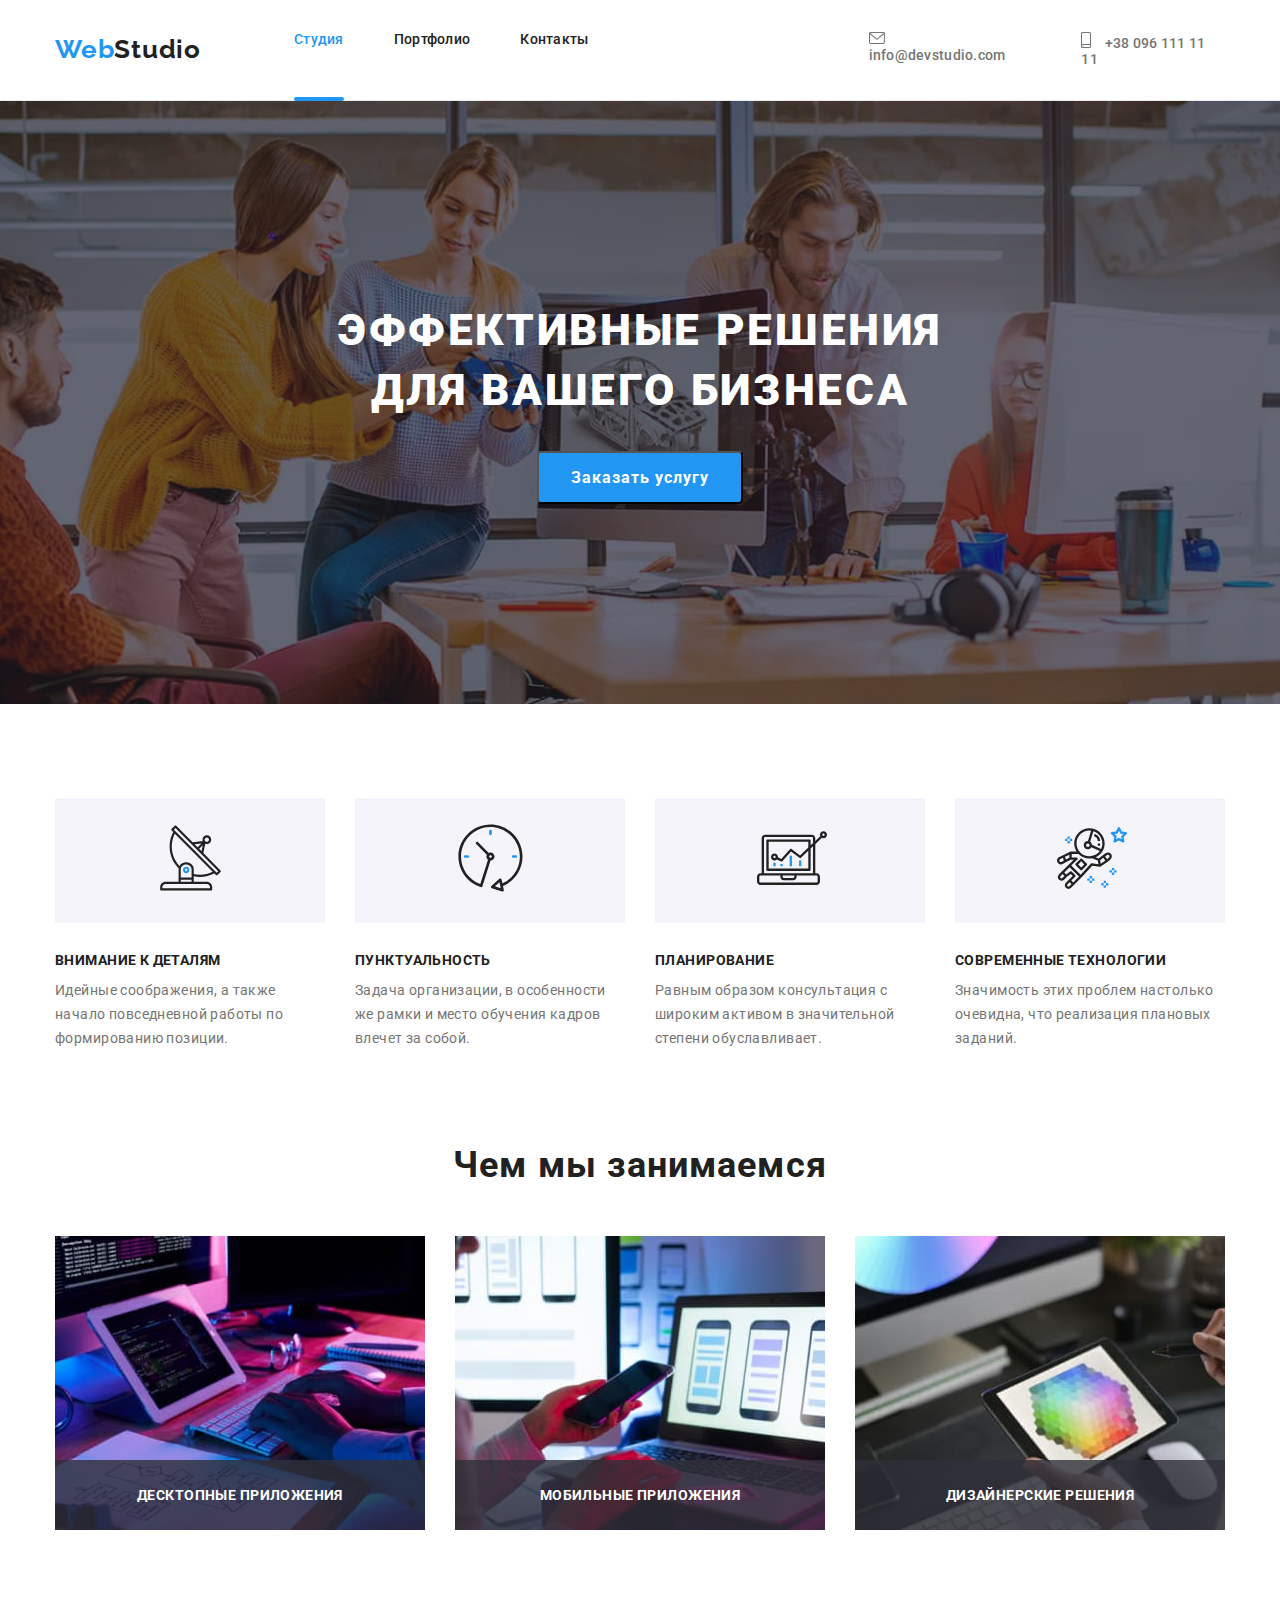
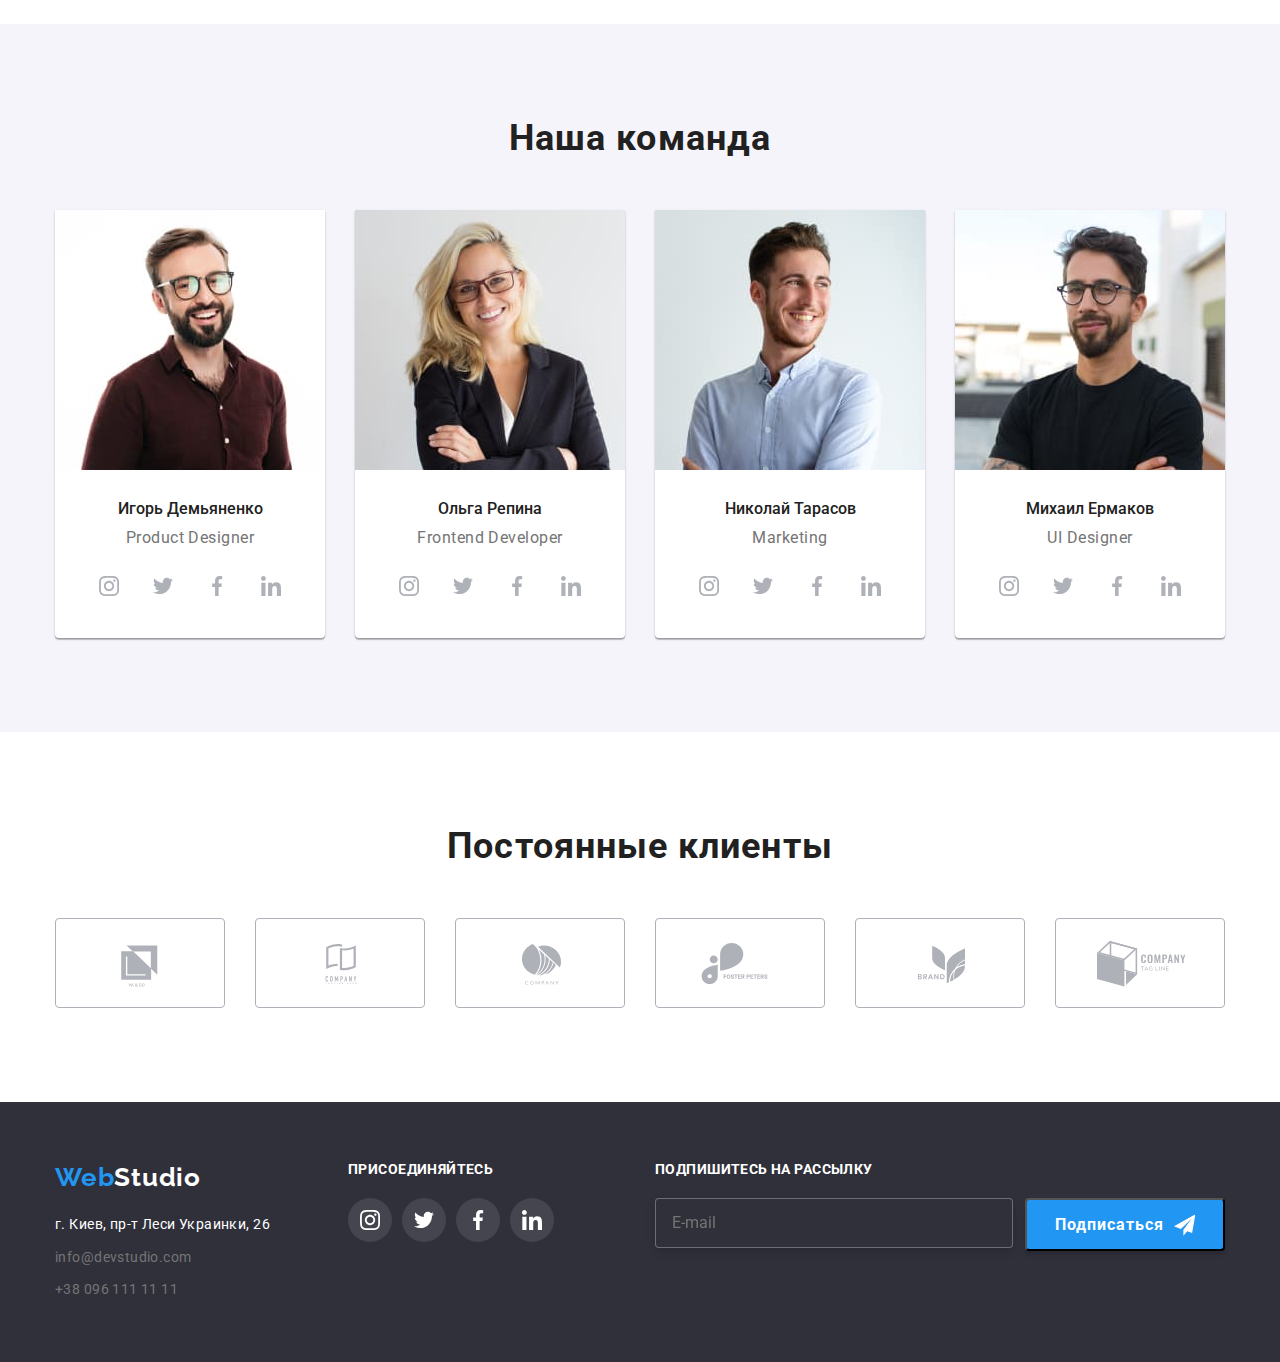
<file: index.html>
<!DOCTYPE html>
<html lang="en">
    <head>
        <meta charset="UTF-8">
        <meta name="viewport" content="width=device-width, initial-scale=1.0">
        <title>Document</title>
        <link href="https://fonts.googleapis.com/css2?family=Raleway:wght@700&family=Roboto:wght@400;500;700;900&display=swap" 
        rel="stylesheet">
        <!-- <link rel="stylesheet" href="https://cdnjs.cloudflare.com/ajax/libs/modern-normalize/1.0.0/modern-normalize.css"> -->
        <link rel="stylesheet" href="./css/main.min.css">
    </head>
    <body>
    <!--Верхняя линия-->
    <header class="page-header">
        <div class="container">
            <nav class="nav">
                <a href="./index.html" class="logo-white" > <span class="logo-bl">Web</span>Studio</a>
                <button type="button" class="menu-button " data-menu-button>
                    <svg width="24px" height="16px">
                        <use class="icon-menu" href="./images/sprite.svg#menu" ></use>
                        <use class="icon-cross" href="./images/sprite.svg#cross" ></use>
                    </svg>
                </button>
                <div class="menu-container" data-menu>
                    <ul class="site-nav list">
                        <li class="item"><a href="./index.html" class="link current" >Студия</a></li>
                        <li class="item"><a href="./portfolio.html" class="link">Портфолио</a></li>
                        <li class="item"><a href="" class="link">Контакты</a></li>
                    </ul>
                    <ul class="address-nav list">
                        <li class="item"><a href="mailto:info@devstudio.com" class="link mail address-nav-cont"><svg class="envelope" width="16px" height="12px"><use href="./images/sprite.svg#envelope"></use></svg>info@devstudio.com</a></li>
                        <li class="item"><a href="tel:+380961111111" class="link phone address-nav-cont"><svg class="iphone" width="10px" height="16px"><use href="./images/sprite.svg#iphone"></use></svg> +38 096 111 11 11</a></li>
                    </ul>
                    <ul class="social-nav list">
                        <li class="item"><a href="" class="link">Instagram</a></li>
                        <li class="item"><a href="" class="link">Twitter</a></li>
                        <li class="item"><a href="" class="link">Twitter</a></li>
                        <li class="item"><a href="" class="link">LinkedIn</a></li>
                    </ul>
                </div>
            </nav>
        </div>
    </header>
    
    <main>
    <!-- Шапка -->
        <section class="hero">
            <div class="container">
                <h1 class="hero-title">Эффективные решения для вашего бизнеса</h1>
                <button type="submit" class="hero-button" data-modal-open>Заказать услугу</button>
            </div>
        </section>
    <!--Особенности-->
        <section class="section-features">
            <div class="container">
                <h2 class="visually-hidden">Наши особенности</h2>
                <ul class="section-features-container list">
                    <li class="item">
                        <div class="bg">
                            <svg class="antenna">
                                <use href="./images/sprite.svg#antenna"></use>
                            </svg>
                        </div>
                        <h3 class="features-title-name">Внимание к деталям</h3>
                        <p class="features-name">Идейные соображения, а также начало повседневной работы по формированию позиции.</p>
                    </li>
                    <li class="item">
                        <div class="bg">
                            <svg class="clock">
                                <use href="./images/sprite.svg#clock"></use>
                            </svg>
                        </div>
                        <h3 class="features-title-name">Пунктуальность</h3>
                        <p class="features-name"> Задача организации, в особенности же рамки и место обучения кадров влечет за собой.</p>
                    </li>
                    <li class="item">
                        <div class="bg">
                            <svg class="diagram">
                                <use href="./images/sprite.svg#diagram"></use>
                            </svg>
                        </div>
                        <h3 class="features-title-name">Планирование</h3>
                        <p class="features-name">Равным образом консультация с широким активом в значительной степени обуславливает.</p>
                    </li>
                    <li class="item">
                        <div class="bg">
                            <svg class="astronaut">
                                <use href="./images/sprite.svg#astronaut"></use>
                            </svg>
                        </div>
                        <h3 class="features-title-name">Современные технологии</h3>
                        <p class="features-name">Значимость этих проблем настолько очевидна, что реализация плановых заданий.</p>
                    </li>
                </ul>
            </div>
        </section>
    <!--Чем мы занимаемся-->
        <section class="section-service">
            <div class="container">
                <h2 class="section-title">Чем мы занимаемся</h2>
                <ul class="section-service-container list">
                    <li class="item"><a href=""><img src="./images/icon1.jpg" alt="Чем мы занимаемся фото 1" width="370"></a>
                        <p class="label">Десктопные приложения</p></li>
                    <li class="item"><a href=""><img src="./images/icon2.jpg" alt="Чем мы занимаемся фото 2" width="370"></a>
                        <p class="label">Мобильные приложения</p></li>
                    <li class="item"><a href=""><img src="./images/icon3.jpg" alt="Чем мы занимаемся фото 3" width="370"></a>
                        <p class="label">Дизайнерские решения</p></li>
                </ul>
            </div>
        </section>
    <!--Наша команда-->
        <section class="section-workers">
            <div class="container">
                <h2 class="section-title">Наша команда</h2>
                <ul class="section-workers-container list">
                    <li class="workers-title-item  item">
                        <a href="">
                            <picture>
                                <source srcset="./images/our-team/mobile-worker1.jpg 1x, ./images/our-team/mobile-worker1@2x.jpg 2x" media="(max-width: 767px)">
                                <source srcset="./images/our-team/tablet-worker1.jpg 1x, ./images/our-team/tablet-worker1@2x.jpg 2x" media="(max-width: 1199px)">
                                <source srcset="./images/our-team/desktop-worker1.jpg 1x, ./images/our-team/desktop-worker1@2x.jpg 2x" media="(min-width: 1200px)">
                        
                                <img src="./images/our-team/tablet-worker1.jpg" alt="Наш сотрудник 1">
                            </picture>
                        </a>
                        <h3 class="workers-title-name">Игорь Демьяненко</h3>
                        <p class="workers-duties">Product Designer</p>
                        <ul class="social-link list">
                            <li><a href="" class="link-social"><svg class="icon-social" width="20px" height="20px"><use href="./images/sprite.svg#instagram"></use></svg></a></li>
                            <li><a href="" class="link-social"><svg class="icon-social" width="20px" height="20px"><use href="./images/sprite.svg#twitter"></use></svg></a></li>
                            <li><a href="" class="link-social"><svg class="icon-social" width="20px" height="20px"><use href="./images/sprite.svg#facebook"></use></svg></a></li>
                            <li><a href="" class="link-social"><svg class="icon-social" width="20px" height="20px"><use href="./images/sprite.svg#linkedin"></use></svg></a></li>
                        </ul>
                    </li>
                    <li class="workers-title-item item">
                        <a href="">
                            <picture>
                                <source srcset="./images/our-team/mobile-worker2.jpg 1x, ./images/our-team/mobile-worker2@2x.jpg 2x" media="(max-width: 767px)">
                                <source srcset="./images/our-team/tablet-worker2.jpg 1x, ./images/our-team/tablet-worker2@2x.jpg 2x" media="(max-width: 1199px)">
                                <source srcset="./images/our-team/desktop-worker2.jpg 1x, ./images/our-team/desktop-worker2@2x.jpg 2x" media="(min-width: 1200px)">
                        
                                <img src="./images/our-team/tablet-worker2.jpg" alt="Наш сотрудник 2">
                            </picture>
                        </a>
                        <h3 class="workers-title-name">Ольга Репина</h3>
                        <p class="workers-duties">Frontend Developer</p>
                        <ul class="social-link list">
                            <li><a href="" class="link-social"><svg class="icon-social" width="20px" height="20px"><use href="./images/sprite.svg#instagram"></use></svg></a></li>
                            <li><a href="" class="link-social"><svg class="icon-social" width="20px" height="20px"><use href="./images/sprite.svg#twitter"></use></svg></a></li>
                            <li><a href="" class="link-social"><svg class="icon-social" width="20px" height="20px"><use href="./images/sprite.svg#facebook"></use></svg></a></li>
                            <li><a href="" class="link-social"><svg class="icon-social" width="20px" height="20px"><use href="./images/sprite.svg#linkedin"></use></svg></a></li>
                        </ul>
                    </li>
                    <li class="workers-title-item item">
                        <a href="">
                            <picture>
                                <source srcset="./images/our-team/mobile-worker3.jpg 1x, ./images/our-team/mobile-worker3@2x.jpg 2x" media="(max-width: 767px)">
                                <source srcset="./images/our-team/tablet-worker3.jpg 1x, ./images/our-team/tablet-worker3@2x.jpg 2x" media="(max-width: 1199px)">
                                <source srcset="./images/our-team/desktop-worker3.jpg 1x, ./images/our-team/desktop-worker3@2x.jpg 2x" media="(min-width: 1200px)">
                        
                                <img src="./images/our-team/tablet-worker3.jpg" alt="Наш сотрудник 3">
                            </picture>
                        </a>
                        <h3 class="workers-title-name">Николай Тарасов</h3>
                        <p class="workers-duties">Marketing</p>
                        <ul class="social-link list">
                            <li><a href="" class="link-social"><svg class="icon-social" width="20px" height="20px"><use href="./images/sprite.svg#instagram"></use></svg></a></li>
                            <li><a href="" class="link-social"><svg class="icon-social" width="20px" height="20px"><use href="./images/sprite.svg#twitter"></use></svg></a></li>
                            <li><a href="" class="link-social"><svg class="icon-social" width="20px" height="20px"><use href="./images/sprite.svg#facebook"></use></svg></a></li>
                            <li><a href="" class="link-social"><svg class="icon-social" width="20px" height="20px"><use href="./images/sprite.svg#linkedin"></use></svg></a></li>
                        </ul>
                    </li>
                    <li class="workers-title-item item">
                        <a href="">
                            <picture>
                                <source srcset="./images/our-team/mobile-worker4.jpg 1x, ./images/our-team/mobile-worker4@2x.jpg 2x" media="(max-width: 767px)">
                                <source srcset="./images/our-team/tablet-worker4.jpg 1x, ./images/our-team/tablet-worker4@2x.jpg 2x" media="(max-width: 1199px)">
                                <source srcset="./images/our-team/desktop-worker4.jpg 1x, ./images/our-team/desktop-worker4@2x.jpg 2x" media="(min-width: 1200px)">
                        
                                <img src="./images/our-team/tablet-worker4.jpg" alt="Наш сотрудник 4">
                            </picture>
                        </a>
                        <h3 class="workers-title-name"> Михаил Ермаков</h3>
                        <p class="workers-duties">UI Designer</p>
                        <ul class="social-link list">
                            <li><a href="" class="link-social"><svg class="icon-social" width="20px" height="20px"><use href="./images/sprite.svg#instagram"></use></svg></a></li>
                            <li><a href="" class="link-social"><svg class="icon-social" width="20px" height="20px"><use href="./images/sprite.svg#twitter"></use></svg></a></li>
                            <li><a href="" class="link-social"><svg class="icon-social" width="20px" height="20px"><use href="./images/sprite.svg#facebook"></use></svg></a></li>
                            <li><a href="" class="link-social"><svg class="icon-social" width="20px" height="20px"><use href="./images/sprite.svg#linkedin"></use></svg></a></li>
                        </ul>
                    </li>
                </ul>
            </div>
        </section> 
        <!--Постоянные клиенты-->
        <section class="section-regular-clients">
            <div class="container">
                <h2 class="section-title">Постоянные клиенты</h2>
                <ul class="clients-link-container list">
                    <li class="item"><a href="" class="link-clients comp1"><svg class="icon-clients" width="44px" height="49px"><use href="./images/sprite.svg#logocomp1"></use></svg></a></li>
                    <li class="item"><a href="" class="link-clients comp2"><svg class="icon-clients" width="40px" height="52px"><use href="./images/sprite.svg#logocomp2"></use></svg></a></li>
                    <li class="item"><a href="" class="link-clients comp3"><svg class="icon-clients" width="41px" height="43px"><use href="./images/sprite.svg#logocomp3"></use></svg></a></li>
                    <li class="item"><a href="" class="link-clients comp4"><svg class="icon-clients" width="80px" height="42px"><use href="./images/sprite.svg#logocomp4"></use></svg></a></li>
                    <li class="item"><a href="" class="link-clients comp5"><svg class="icon-clients" width="59px" height="47px"><use href="./images/sprite.svg#logocomp5"></use></svg></a></li>
                    <li class="item"><a href="" class="link-clients comp6"><svg class="icon-clients" width="89px" height="46px"><use href="./images/sprite.svg#logocomp6"></use></svg></a></li>
                </ul>
            </div>
        </section>   
    </main>
    <!--Подвал-->
    <footer class="footer">
        <div class="container">
            <div class="footer-join">
                <div class="address-footer-column">
                    <a href="./index.html" class="logo-black" > <span class="logo-bl">Web</span>Studio</a>
                    <ul class="address-nav-footer list">
                        <li><address class="footer-address">г. Киев, пр-т Леси Украинки, 26</address></li>
                        <li><a href="mailto:info@devstudio.com" class="link mailto-link">info@devstudio.com</a></li>
                        <li><a href="tel:+380961111111" class="link">+38 096 111 11 11</a></li>
                    </ul>
                </div>
                <div class="social-footer-column">
                    <p>присоединяйтесь</p>
                    <ul class="social-link-footer list">
                        <li class="item"><a href="" class="link-social-footer"><svg class="icon-social-footer" width="20px" height="20px"><use href="./images/sprite.svg#instagram"></use></svg></a></li>
                        <li class="item"><a href="" class="link-social-footer"><svg class="icon-social-footer" width="20px" height="20px"><use href="./images/sprite.svg#twitter"></use></svg></a></li>
                        <li class="item"><a href="" class="link-social-footer"><svg class="icon-social-footer" width="20px" height="20px"><use href="./images/sprite.svg#facebook"></use></svg></a></li>
                        <li class="item"><a href="" class="link-social-footer"><svg class="icon-social-footer" width="20px" height="20px"><use href="./images/sprite.svg#linkedin"></use></svg></a></li>
                    </ul>
                </div>
                <div class="email-footer-column">
                    <label for="email" class="email-footer-label">Подпишитесь на рассылку</label>
                    <div class="email-footer-button">
                        <input class="email-footer-input" type="email" name="email" id="email" placeholder="E-mail" />
                        <button type="submit" class="email-button-send">Подписаться<svg class="icon-send" width="24px" height="24px"><use href="./images/sprite.svg#send"></use></svg></button>
                    </div>
                </div>
            </div>
        </div>
    </footer>
        <div class="backdrop is-hidden" data-modal>
            <div class="modal">
                <button class="button-close" data-modal-close><svg class="icon-close" width="11px" height="11px"><use href="./images/sprite.svg#close"></use></svg></button>
                <form class="form">
                    <p>Оставьте свои данные, мы вам перезвоним</p>
                    <div class="form-field">
                        <label for="username">Имя</label>
                        <input type="text" name="username" id="username" />
                        <span class="icon"><svg width="18px" height="18px"><use href="./images/sprite.svg#icon-person-black"></use></svg></span>
                    </div>
                    <div class="form-field">
                        <label for="phone_number">Телефон</label>
                        <input type="tel" name="phone_number" id="phone_number" />
                        <span class="icon"><svg width="18px" height="18px"><use href="./images/sprite.svg#icon-phone-black"></use></svg></span>
                    </div>
                    <div class="form-field">
                        <label for="email">Почта</label>
                        <input type="email" name="email" id="email" />
                        <span class="icon"><svg width="18px" height="18px"><use href="./images/sprite.svg#icon-email-black"></use></svg></span>
                    </div>
                    <div class="form-field">
                        <label for="feedback">Комментарий</label>
                        <textarea name="feedback" rows="5" id="feedback" placeholder="Введите текст"></textarea>
                    </div>

                    <div class="checkbox-agreement">
                        <label class="checkbox-label">
                            <input  type="checkbox" class="checkbox" name="agreement" />
                            <span class="icon-checkbox"></span>
                            Соглашаюсь с рассылкой и принимаю <a href="./index.html" class="logo-agreement" > Условия договора </a>
                        </label>
                    </div>
                    <button type="submit">Отправить</button>
                    </div>
                </form>

            </div>
        </div>
        <script src="./js/modal.js"></script>   
    </body>
</html>
</file>
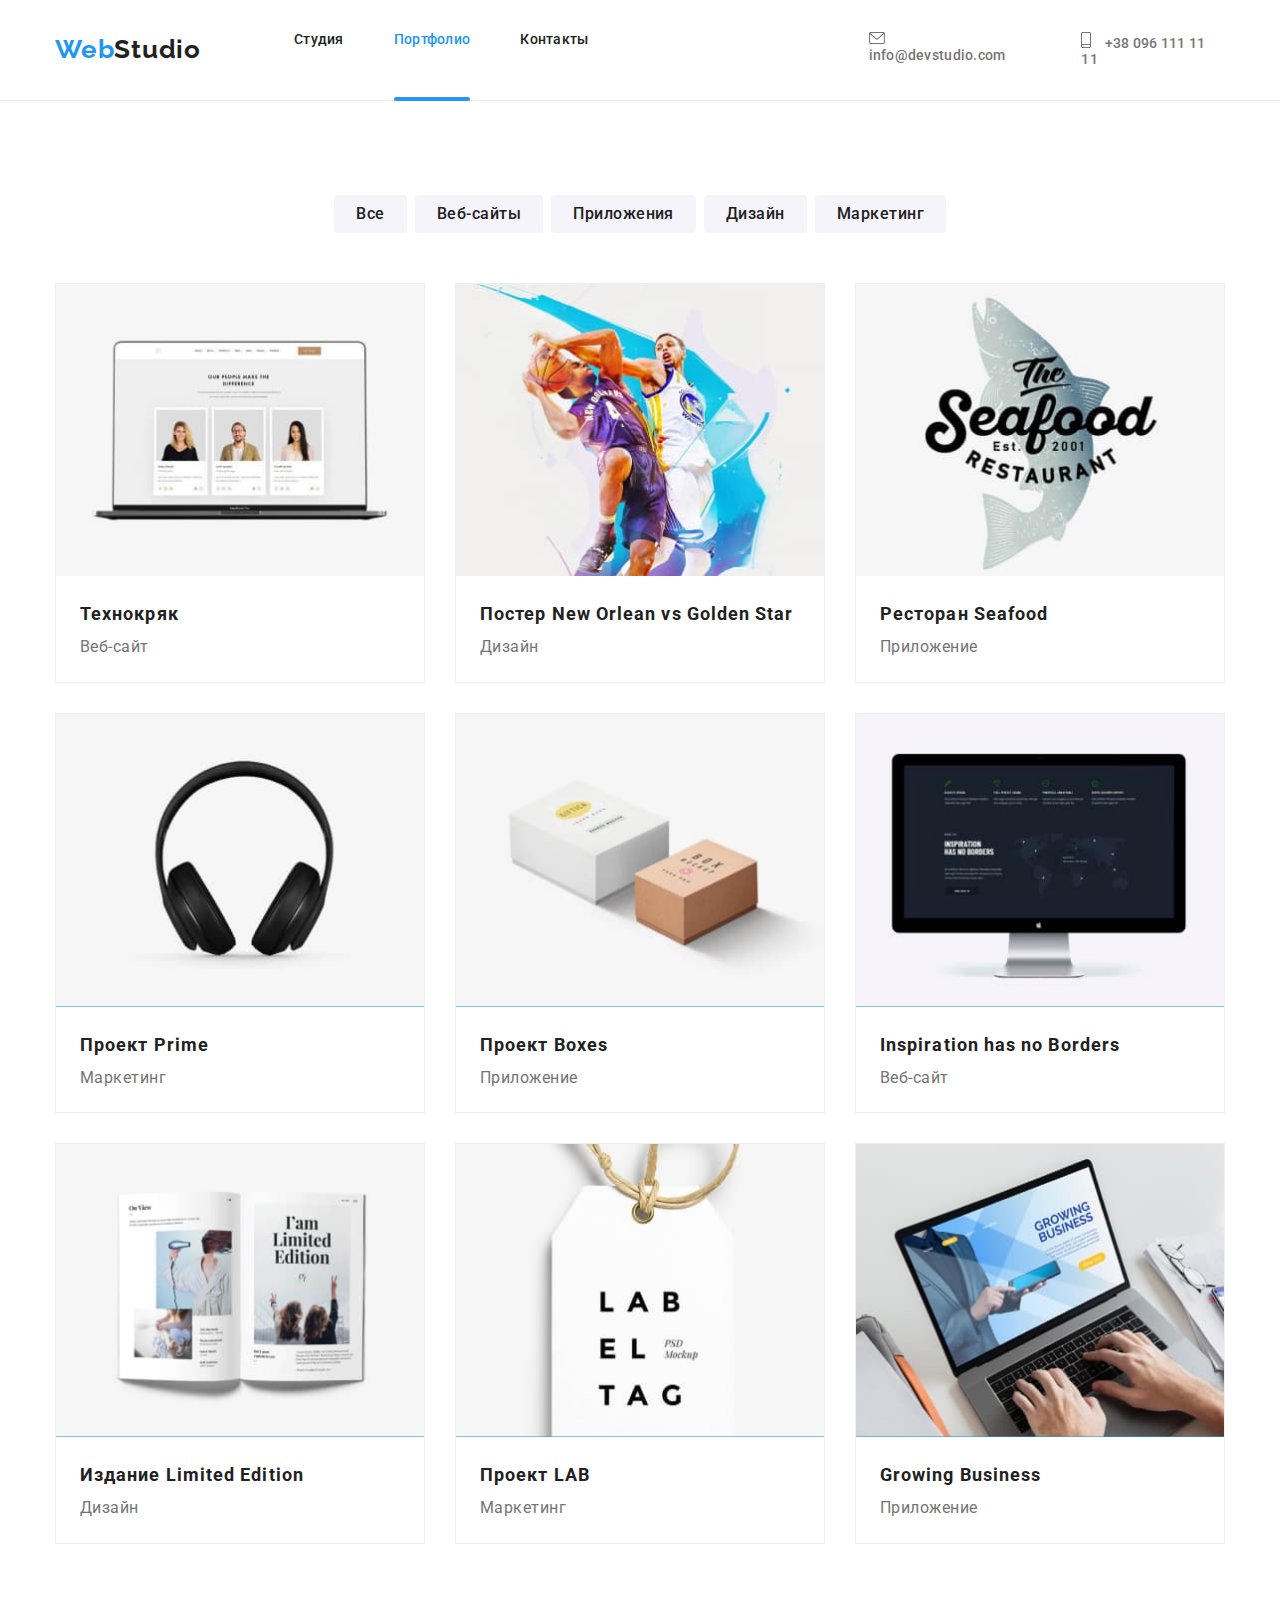
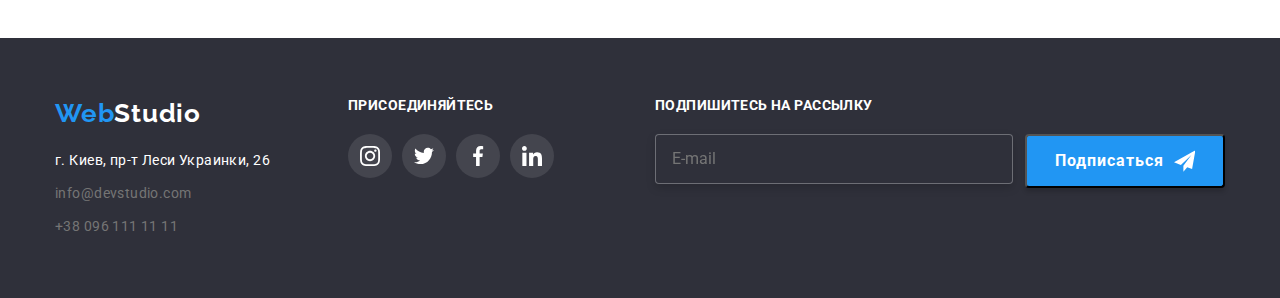
<file: portfolio.html>
<!DOCTYPE html>
<html lang="en">
    <head>
        <meta charset="UTF-8">
        <meta name="viewport" content="width=device-width, initial-scale=1.0">
        <title>Document</title>
        <link href="https://fonts.googleapis.com/css2?family=Raleway:wght@700&family=Roboto:wght@400;500;700;900&display=swap" 
        rel="stylesheet">
        <!-- <link rel="stylesheet" href="https://cdnjs.cloudflare.com/ajax/libs/modern-normalize/1.0.0/modern-normalize.css"> -->
        <link rel="stylesheet" href="./css/main.min.css">
    </head>
    <body>
    <!--Верхняя линия-->
    <header class="page-header">
        <div class="container">
            <nav class="nav">
                <a href="./index.html" class="logo-white" > <span class="logo-bl">Web</span>Studio</a>
                <button type="button" class="menu-button " data-menu-button>
                    <svg width="24px" height="16px">
                        <use class="icon-menu" href="./images/sprite.svg#menu" ></use>
                        <use class="icon-cross" href="./images/sprite.svg#cross" ></use>
                    </svg>
                </button>
                <div class="menu-container" data-menu>
                    <ul class="site-nav list">
                        <li class="item"><a href="./index.html" class="link " >Студия</a></li>
                        <li class="item"><a href="./portfolio.html" class="link current">Портфолио</a></li>
                        <li class="item"><a href="" class="link">Контакты</a></li>
                    </ul>
                    <ul class="address-nav list">
                        <li class="item"><a href="mailto:info@devstudio.com" class="link mail address-nav-cont"><svg class="envelope" width="16px" height="12px"><use href="./images/sprite.svg#envelope"></use></svg>info@devstudio.com</a></li>
                        <li class="item"><a href="tel:+380961111111" class="link phone address-nav-cont"><svg class="iphone" width="10px" height="16px"><use href="./images/sprite.svg#iphone"></use></svg> +38 096 111 11 11</a></li>
                    </ul>
                    <ul class="social-nav list">
                        <li class="item"><a href="" class="link">Instagram</a></li>
                        <li class="item"><a href="" class="link">Twitter</a></li>
                        <li class="item"><a href="" class="link">Twitter</a></li>
                        <li class="item"><a href="" class="link">LinkedIn</a></li>
                    </ul>
                </div>
            </nav>
        </div>
    </header>
    <main>
        <!--Портфолио-->
        <section class="section-portfolio">
            <div class="container">
                <h1 class="visually-hidden">Портфолио</h1>
                <ul class="section-portfolio-button list">
                    <li class="item"><button type="button" class="filter-button">Все</button></li>
                    <li class="item"><button type="button" class="filter-button">Веб-сайты</button></li>
                    <li class="item"><button type="button" class="filter-button">Приложения</button></li>
                    <li class="item"><button type="button" class="filter-button">Дизайн</button></li>
                    <li class="item"><button type="button" class="filter-button">Маркетинг</button></li>
                </ul>
                <ul class="section-portfolio-container list">
                    <li class="section-portfolio-item">
                        <a href="" class="portfolio-link">
                            <div class="box">
                                <picture>
                                    <source srcset="./images/portfolio/mobile-portfolio1.jpg 1x, ./images/portfolio/mobile-portfolio1@2x.jpg 2x" media="(max-width: 767px)">
                                    <source srcset="./images/portfolio/tablet-portfolio1.jpg 1x, ./images/portfolio/tablet-portfolio1@2x.jpg 2x" media="(max-width: 1199px)">
                                    <source srcset="./images/portfolio/desktop-portfolio1.jpg 1x, ./images/portfolio/desktop-portfolio1@2x.jpg 2x" media="(min-width: 1200px)">
                            
                                    <img src="./images/portfolio/tablet-portfolio1.jpg" alt="Портфолио фото 1">
                                </picture>   
                                <div class="overlay">
                                    <p>Технокряк это современная площадка распространения коронавируса. Компании используют эту платформу для цифрового шпионажа и атак на защищённые сервера конкурентов.</p>
                                </div>
                            </div>
                            <div class="title-title-name">
                                <h2 class="portfolio-title ">Технокряк</h2>
                                <p class="portfolio-title-name">Веб-сайт</p>
                            </div>
                        </a>
                        
                    </li>
                    <li class="section-portfolio-item">
                        <a href="" class="portfolio-link">
                            <div class="box">
                                <picture>
                                    <source srcset="./images/portfolio/mobile-portfolio2.jpg 1x, ./images/portfolio/mobile-portfolio2@2x.jpg 2x" media="(max-width: 767px)">
                                    <source srcset="./images/portfolio/tablet-portfolio2.jpg 1x, ./images/portfolio/tablet-portfolio2@2x.jpg 2x" media="(max-width: 1199px)">
                                    <source srcset="./images/portfolio/desktop-portfolio2.jpg 1x, ./images/portfolio/desktop-portfolio2@2x.jpg 2x" media="(min-width: 1200px)">
                            
                                    <img src="./images/portfolio/tablet-portfolio2.jpg" alt="Портфолио фото 2">
                                </picture>
                                <div class="overlay">
                                    <p>Технокряк это современная площадка распространения коронавируса. Компании используют эту платформу для цифрового шпионажа и атак на защищённые сервера конкурентов.</p>
                                </div>
                            </div>
                            <div class="title-title-name">
                                <h2 class="portfolio-title">Постер New Orlean vs Golden Star</h2>
                                <p class="portfolio-title-name">Дизайн</p>
                            </div>
                        </a>
                    </li>
                    <li class="section-portfolio-item">
                        <a href="" class="portfolio-link">
                            <div class="box">
                                <picture>
                                    <source srcset="./images/portfolio/mobile-portfolio3.jpg 1x, ./images/portfolio/mobile-portfolio3@2x.jpg 2x" media="(max-width: 767px)">
                                    <source srcset="./images/portfolio/tablet-portfolio3.jpg 1x, ./images/portfolio/tablet-portfolio3@2x.jpg 2x" media="(max-width: 1199px)">
                                    <source srcset="./images/portfolio/desktop-portfolio3.jpg 1x, ./images/portfolio/desktop-portfolio3@2x.jpg 2x" media="(min-width: 1200px)">
                            
                                    <img src="./images/portfolio/tablet-portfolio3.jpg" alt="Портфолио фото 3">
                                </picture>
                                <div class="overlay">
                                    <p>Технокряк это современная площадка распространения коронавируса. Компании используют эту платформу для цифрового шпионажа и атак на защищённые сервера конкурентов.</p>
                                </div>
                            </div>
                            <div class="title-title-name">
                                <h2 class="portfolio-title">Ресторан Seafood</h2>
                                <p class="portfolio-title-name">Приложение</p>
                            </div>
                        </a>
                    </li>
                    <li class="section-portfolio-item">
                        <a href="" class="portfolio-link">
                            <div class="box">
                                <picture>
                                    <source srcset="./images/portfolio/mobile-portfolio4.jpg 1x, ./images/portfolio/mobile-portfolio4@2x.jpg 2x" media="(max-width: 767px)">
                                    <source srcset="./images/portfolio/tablet-portfolio4.jpg 1x, ./images/portfolio/tablet-portfolio4@2x.jpg 2x" media="(max-width: 1199px)">
                                    <source srcset="./images/portfolio/desktop-portfolio4.jpg 1x, ./images/portfolio/desktop-portfolio4@2x.jpg 2x" media="(min-width: 1200px)">
                            
                                    <img src="./images/portfolio/tablet-portfolio4.jpg" alt="Портфолио фото 4">
                                </picture> 
                                <div class="overlay">
                                    <p>Технокряк это современная площадка распространения коронавируса. Компании используют эту платформу для цифрового шпионажа и атак на защищённые сервера конкурентов.</p>
                                </div>
                            </div>
                            <div class="title-title-name">
                                <h2 class="portfolio-title">Проект Prime</h2>
                                <p class="portfolio-title-name">Маркетинг</p>
                            </div>
                        </a>
                    </li>
                    <li class="section-portfolio-item">
                        <a href="" class="portfolio-link">
                            <div class="box">
                                <picture>
                                    <source srcset="./images/portfolio/mobile-portfolio5.jpg 1x, ./images/portfolio/mobile-portfolio5@2x.jpg 2x" media="(max-width: 767px)">
                                    <source srcset="./images/portfolio/tablet-portfolio5.jpg 1x, ./images/portfolio/tablet-portfolio5@2x.jpg 2x" media="(max-width: 1199px)">
                                    <source srcset="./images/portfolio/desktop-portfolio5.jpg 1x, ./images/portfolio/desktop-portfolio5@2x.jpg 2x" media="(min-width: 1200px)">
                            
                                    <img src="./images/portfolio/tablet-portfolio5.jpg" alt="Портфолио фото 5">
                                </picture>
                                <div class="overlay">
                                    <p>Технокряк это современная площадка распространения коронавируса. Компании используют эту платформу для цифрового шпионажа и атак на защищённые сервера конкурентов.</p>
                                </div>
                            </div>
                            <div class="title-title-name">
                                <h2 class="portfolio-title">Проект Boxes</h2>
                                <p class="portfolio-title-name">Приложение</p>
                            </div>
                        </a>
                    </li>
                    <li class="section-portfolio-item">
                        <a href="" class="portfolio-link">
                            <div class="box">
                                <picture>
                                    <source srcset="./images/portfolio/mobile-portfolio6.jpg 1x, ./images/portfolio/mobile-portfolio6@2x.jpg 2x" media="(max-width: 767px)">
                                    <source srcset="./images/portfolio/tablet-portfolio6.jpg 1x, ./images/portfolio/tablet-portfolio6@2x.jpg 2x" media="(max-width: 1199px)">
                                    <source srcset="./images/portfolio/desktop-portfolio6.jpg 1x, ./images/portfolio/desktop-portfolio6@2x.jpg 2x" media="(min-width: 1200px)">
                            
                                    <img src="./images/portfolio/tablet-portfolio6.jpg" alt="Портфолио фото 6">
                                </picture>
                                <div class="overlay">
                                    <p>Технокряк это современная площадка распространения коронавируса. Компании используют эту платформу для цифрового шпионажа и атак на защищённые сервера конкурентов.</p>
                                </div>
                            </div>
                            <div class="title-title-name">
                                <h2 class="portfolio-title">Inspiration has no Borders</h2>
                                <p class="portfolio-title-name">Веб-сайт</p>
                            </div>
                        </a>
                    </li>
                    <li class="section-portfolio-item">
                        <a href="" class="portfolio-link">
                            <div class="box">
                                <picture>
                                    <source srcset="./images/portfolio/mobile-portfolio7.jpg 1x, ./images/portfolio/mobile-portfolio7@2x.jpg 2x" media="(max-width: 767px)">
                                    <source srcset="./images/portfolio/tablet-portfolio7.jpg 1x, ./images/portfolio/tablet-portfolio7@2x.jpg 2x" media="(max-width: 1199px)">
                                    <source srcset="./images/portfolio/desktop-portfolio7.jpg 1x, ./images/portfolio/desktop-portfolio7@2x.jpg 2x" media="(min-width: 1200px)">
                            
                                    <img src="./images/portfolio/tablet-portfolio7.jpg" alt="Портфолио фото 7">
                                </picture>
                                <div class="overlay">
                                    <p>Технокряк это современная площадка распространения коронавируса. Компании используют эту платформу для цифрового шпионажа и атак на защищённые сервера конкурентов.</p>
                                </div>
                            </div>
                            <div class="title-title-name">
                                <h2 class="portfolio-title">Издание Limited Edition</h2>
                                <p class="portfolio-title-name">Дизайн</p>
                            </div>
                        </a>
                    </li>
                    <li class="section-portfolio-item">
                        <a href="" class="portfolio-link">
                            <div class="box">
                                <picture>
                                    <source srcset="./images/portfolio/mobile-portfolio8.jpg 1x, ./images/portfolio/mobile-portfolio8@2x.jpg 2x" media="(max-width: 767px)">
                                    <source srcset="./images/portfolio/tablet-portfolio8.jpg 1x, ./images/portfolio/tablet-portfolio8@2x.jpg 2x" media="(max-width: 1199px)">
                                    <source srcset="./images/portfolio/desktop-portfolio8.jpg 1x, ./images/portfolio/desktop-portfolio8@2x.jpg 2x" media="(min-width: 1200px)">
                            
                                    <img src="./images/portfolio/tablet-portfolio8.jpg" alt="Портфолио фото 8">
                                </picture>
                                <div class="overlay">
                                    <p>Технокряк это современная площадка распространения коронавируса. Компании используют эту платформу для цифрового шпионажа и атак на защищённые сервера конкурентов.</p>
                                </div>
                            </div>
                            <div class="title-title-name">
                                <h2 class="portfolio-title">Проект LAB</h2>
                                <p class="portfolio-title-name">Маркетинг</p>
                            </div>
                        </a>
                    </li>
                    <li class="section-portfolio-item">
                        <a href="" class="portfolio-link">
                            <div class="box">
                                <picture>
                                    <source srcset="./images/portfolio/mobile-portfolio9.jpg 1x, ./images/portfolio/mobile-portfolio9@2x.jpg 2x" media="(max-width: 767px)">
                                    <source srcset="./images/portfolio/tablet-portfolio9.jpg 1x, ./images/portfolio/tablet-portfolio9@2x.jpg 2x" media="(max-width: 1199px)">
                                    <source srcset="./images/portfolio/desktop-portfolio9.jpg 1x, ./images/portfolio/desktop-portfolio9@2x.jpg 2x" media="(min-width: 1200px)">
                            
                                    <img src="./images/portfolio/tablet-portfolio9.jpg" alt="Портфолио фото 9">
                                </picture> 
                                <div class="overlay">
                                    <p>Технокряк это современная площадка распространения коронавируса. Компании используют эту платформу для цифрового шпионажа и атак на защищённые сервера конкурентов.</p>
                                </div>
                            </div>
                            <div class="title-title-name">
                                <h2 class="portfolio-title">Growing Business</h2>
                                <p class="portfolio-title-name">Приложение</p>
                            </div>
                        </a>
                    </li>
                
                </ul>
            </div>
        </section>

    </main>
    <!--Подвал-->
    <footer class="footer">
        <div class="container">
            <div class="footer-join">
                <div class="address-footer-column">
                    <a href="./index.html" class="logo-black" > <span class="logo-bl">Web</span>Studio</a>
                    <ul class="address-nav-footer list">
                        <li><address class="footer-address">г. Киев, пр-т Леси Украинки, 26</address></li>
                        <li><a href="mailto:info@devstudio.com" class="link mailto-link">info@devstudio.com</a></li>
                        <li><a href="tel:+380961111111" class="link">+38 096 111 11 11</a></li>
                    </ul>
                </div>
                <div class="social-footer-column">
                    <p>присоединяйтесь</p>
                    <ul class="social-link-footer list">
                        <li class="item"><a href="" class="link-social-footer"><svg class="icon-social-footer" width="20px" height="20px"><use href="./images/sprite.svg#instagram"></use></svg></a></li>
                        <li class="item"><a href="" class="link-social-footer"><svg class="icon-social-footer" width="20px" height="20px"><use href="./images/sprite.svg#twitter"></use></svg></a></li>
                        <li class="item"><a href="" class="link-social-footer"><svg class="icon-social-footer" width="20px" height="20px"><use href="./images/sprite.svg#facebook"></use></svg></a></li>
                        <li class="item"><a href="" class="link-social-footer"><svg class="icon-social-footer" width="20px" height="20px"><use href="./images/sprite.svg#linkedin"></use></svg></a></li>
                    </ul>
                </div>
                <div class="email-footer-column">
                    <label for="email" class="email-footer-label">Подпишитесь на рассылку</label>
                    <div class="email-footer-button">
                        <input class="email-footer-input" type="email" name="email" id="email" placeholder="E-mail" />
                        <button type="submit" class="email-button-send">Подписаться<svg class="icon-send" width="24px" height="24px"><use href="./images/sprite.svg#send"></use></svg></button>
                    </div>
                </div>
            </div>
        </div>
    </footer>
    <script src="./js/menu.js"></script>   
    </body>
</html>
</file>
<file: css/main.min.css>
/*! modern-normalize v1.0.0 | MIT License | https://github.com/sindresorhus/modern-normalize */*,*::before,*::after{-webkit-box-sizing:border-box;box-sizing:border-box}:root{-moz-tab-size:4;-o-tab-size:4;tab-size:4}html{line-height:1.15;-webkit-text-size-adjust:100%}body{margin:0}body{font-family:system-ui,-apple-system,"Segoe UI",Roboto,Helvetica,Arial,sans-serif,"Apple Color Emoji","Segoe UI Emoji"}hr{height:0;color:inherit}abbr[title]{-webkit-text-decoration:underline dotted;text-decoration:underline dotted}b,strong{font-weight:bolder}code,kbd,samp,pre{font-family:ui-monospace, SFMono-Regular, Consolas, 'Liberation Mono', Menlo, monospace;font-size:1em}small{font-size:80%}sub,sup{font-size:75%;line-height:0;position:relative;vertical-align:baseline}sub{bottom:-0.25em}sup{top:-0.5em}table{text-indent:0;border-color:inherit}button,input,optgroup,select,textarea{font-family:inherit;font-size:100%;line-height:1.15;margin:0}button,select{text-transform:none}button,[type='button'],[type='reset'],[type='submit']{-webkit-appearance:button}::-moz-focus-inner{border-style:none;padding:0}:-moz-focusring{outline:1px dotted ButtonText}:-moz-ui-invalid{box-shadow:none}legend{padding:0}progress{vertical-align:baseline}::-webkit-inner-spin-button,::-webkit-outer-spin-button{height:auto}[type='search']{-webkit-appearance:textfield;outline-offset:-2px}::-webkit-search-decoration{-webkit-appearance:none}::-webkit-file-upload-button{-webkit-appearance:button;font:inherit}summary{display:list-item}body.modal-open{overflow:hidden}.list{padding:0px;margin:0px;list-style:none}.visually-hidden{position:absolute;clip:rect(0 0 0 0);width:1px;height:1px;margin:-1px}.logo-bl{color:#2196F3}.container{margin-left:auto;margin-right:auto;padding-left:15px;padding-right:15px}@media screen and (max-width: 767px){.container{width:480px}}@media screen and (min-width: 768px) and (max-width: 1199px){.container{width:768px}}@media screen and (min-width: 1200px){.container{width:1200px}}header>.container{display:-webkit-box;display:-ms-flexbox;display:flex;-webkit-box-align:center;-ms-flex-align:center;align-items:center}img{display:block;max-width:100%;height:auto}.section-title{color:#212121;font-weight:700;font-size:28px;line-height:1.17;letter-spacing:0.03em;text-align:center;margin-top:0px;margin-bottom:30px}@media screen and (min-width: 1200px){.section-title{margin-bottom:50px;font-size:36px;line-height:1.16}}header{border-bottom:1px solid #ECECEC}body{background-color:#fff;color:#757575;font-family:Roboto,sans-serif;font-weight:400}.logo-white{color:#212121;font-family:Raleway,sans-serif;font-size:24px;font-weight:700;line-height:1.16;letter-spacing:0.03em;text-decoration:none}@media screen and (max-width: 767px){.logo-white{margin-top:16px}.page-header .container{position:relative}.page-header .nav{display:-webkit-box;display:-ms-flexbox;display:flex;-webkit-box-align:start;-ms-flex-align:start;align-items:flex-start;-webkit-box-pack:justify;-ms-flex-pack:justify;justify-content:space-between;min-height:60px;width:100%}.nav .menu-button{position:absolute;margin:10px 15px;border:none;background-color:transparent;width:40px;height:40px;right:0;top:0;z-index:3;-webkit-transition:fill 250ms cubic-bezier(0.4, 0, 0.2, 1);transition:fill 250ms cubic-bezier(0.4, 0, 0.2, 1)}.nav .menu-button:hover,.nav .menu-button:focus svg{fill:#2196F3}.nav .menu-button:hover{color:#2196F3}.menu-button .icon-cross{display:none}.menu-button.is-open .icon-cross{display:block}.menu-button.is-open .icon-menu{display:none}.menu-container{display:none;position:absolute;top:0;left:0;padding:48px 40px;width:480px;background:#fff;-webkit-box-shadow:0px 4px 8px rgba(0,0,0,0.04),0px 2px 4px rgba(0,0,0,0.08),0px 1px 3px rgba(0,0,0,0.16);box-shadow:0px 4px 8px rgba(0,0,0,0.04),0px 2px 4px rgba(0,0,0,0.08),0px 1px 3px rgba(0,0,0,0.16);z-index:2}.menu-container.is-open{display:block}.site-nav .item{position:relative}.site-nav .item:not(:last-child){margin-bottom:32px}.site-nav .link{display:block;color:#212121;font-weight:500;font-size:40px;line-height:1.175;letter-spacing:0.02em;text-decoration:none;-webkit-transition:color 250ms cubic-bezier(0.4, 0, 0.2, 1);transition:color 250ms cubic-bezier(0.4, 0, 0.2, 1)}.site-nav .link:hover,.site-nav .link:focus{color:#2196F3;text-decoration:none}.site-nav .link.current{color:#2196F3}.address-nav{display:-webkit-box;display:-ms-flexbox;display:flex;-webkit-box-orient:vertical;-webkit-box-direction:reverse;-ms-flex-direction:column-reverse;flex-direction:column-reverse}.address-nav .link{display:block;color:#757575;font-weight:500;font-size:14px;line-height:1.14;letter-spacing:0.02em;text-decoration:none;-webkit-transition:color 250ms cubic-bezier(0.4, 0, 0.2, 1);transition:color 250ms cubic-bezier(0.4, 0, 0.2, 1)}.address-nav .link:hover,.address-nav .link:focus{color:#2196F3}.address-nav-cont{display:-webkit-box;display:-ms-flexbox;display:flex;-webkit-box-align:center;-ms-flex-align:center;align-items:center}.item .mail{font-size:24px;line-height:1.16;letter-spacing:0.02em;margin-top:32px;margin-bottom:64px}.item .phone{font-size:34px;color:#2196F3;line-height:1.176;letter-spacing:0.02em;margin-top:305px}.social-nav{display:-webkit-box;display:-ms-flexbox;display:flex;-webkit-box-pack:justify;-ms-flex-pack:justify;justify-content:space-between;-webkit-box-align:center;-ms-flex-align:center;align-items:center;margin-right:83px}.social-nav .item{position:relative}.social-nav .item:not(:first-child)::after{position:absolute;bottom:45%;right:94%;content:"";width:22px;border:1px solid rgba(33,33,33,0.2);-webkit-transform:rotate(90deg);transform:rotate(90deg)}.social-nav .link{height:22px;color:#2196F3;font-weight:500;font-size:18px;line-height:1.2;letter-spacing:0.02em;text-decoration:none}.envelope{display:none}.iphone{display:none}}@media screen and (min-width: 768px){.nav{display:-webkit-box;display:-ms-flexbox;display:flex;-webkit-box-align:center;-ms-flex-align:center;align-items:center}.nav .menu-button{display:none}.social-nav{display:none}.logo-white{font-size:26px;font-weight:700;line-height:1.19}.menu-container{display:-webkit-box;display:-ms-flexbox;display:flex}.site-nav{display:-webkit-box;display:-ms-flexbox;display:flex;margin-left:93px;margin-right:280px}.site-nav .item{position:relative}.site-nav .item:not(:last-child){margin-right:50px}.site-nav .link{display:block;padding-top:32px;padding-bottom:32px;color:#212121;font-weight:500;font-size:14px;line-height:1.14;letter-spacing:0.02em;text-decoration:none;-webkit-transition:color 250ms cubic-bezier(0.4, 0, 0.2, 1);transition:color 250ms cubic-bezier(0.4, 0, 0.2, 1)}.site-nav .link:hover,.site-nav .link:focus{color:#2196F3;text-decoration:none}.site-nav .link.current{color:#2196F3}.site-nav .link.current::after{position:absolute;bottom:-1px;border-radius:2px;content:"";display:block;width:100%;height:4px;background-color:#2196F3}.address-nav{display:-webkit-box;display:-ms-flexbox;display:flex;margin-left:auto}.address-nav .item:not(:last-child){margin-right:50px}.address-nav .link{display:block;padding-top:32px;padding-bottom:32px;color:#757575;font-weight:500;font-size:14px;line-height:1.14;letter-spacing:0.02em;text-decoration:none;-webkit-transition:color 250ms cubic-bezier(0.4, 0, 0.2, 1);transition:color 250ms cubic-bezier(0.4, 0, 0.2, 1)}.address-nav .link:hover,.address-nav .link:focus{color:#2196F3}.address-nav-cont{display:-webkit-box;display:-ms-flexbox;display:flex;-webkit-box-align:center;-ms-flex-align:center;align-items:center}.envelope{margin-right:10px;fill:currentColor;-webkit-transition:color 250ms cubic-bezier(0.4, 0, 0.2, 1);transition:color 250ms cubic-bezier(0.4, 0, 0.2, 1)}.iphone{margin-right:10px;fill:currentColor;-webkit-transition:color 250ms cubic-bezier(0.4, 0, 0.2, 1);transition:color 250ms cubic-bezier(0.4, 0, 0.2, 1)}}@media screen and (min-width: 768px) and (max-width: 1199px){.site-nav{margin-left:88px;margin-right:50px}.nav .menu-container .address-nav{-ms-flex-wrap:wrap;flex-wrap:wrap;-webkit-box-pack:start;-ms-flex-pack:start;justify-content:flex-start;-webkit-box-align:center;-ms-flex-align:center;align-items:center}.nav .menu-container .address-nav .item:not(:last-child){margin-right:0px;padding:0px}.nav .menu-container .address-nav .link{padding:0px}}.hero{background-color:#C4C4C4;text-align:center;margin-left:auto;margin-right:auto;background-repeat:no-repeat;background-position:center;padding-top:118px;padding-bottom:118px;background-image:-webkit-gradient(linear, left top, right top, from(rgba(47,48,58,0.4)), to(rgba(47,48,58,0.4))),url("../images/hero/mobile-hero.jpg");background-image:linear-gradient(to right, rgba(47,48,58,0.4), rgba(47,48,58,0.4)),url("../images/hero/mobile-hero.jpg");background-size:cover}.hero .hero-title{color:#fff;font-weight:900;font-size:26px;line-height:1.61;letter-spacing:0.06em;text-align:center;text-transform:uppercase;margin-left:auto;margin-right:auto;margin-top:0px;margin-bottom:30px;width:360px}.hero .hero-button{background-color:#2196F3;color:#fff;font-weight:700;font-size:16px;line-height:1.87;letter-spacing:0.06em;border-radius:4px;padding:10px 32px;min-width:200px;cursor:pointer}@media screen and (max-width: 767px) and (min-device-pixel-ratio: 2), screen and (max-width: 767px) and (-webkit-min-device-pixel-ratio: 2), screen and (max-width: 767px) and (min-resolution: 192dpi), screen and (max-width: 767px) and (min-resolution: 2dppx){.hero{background-image:-webkit-gradient(linear, left top, right top, from(rgba(47,48,58,0.4)), to(rgba(47,48,58,0.4))),url("../images/hero/mobile-hero@2x.jpg");background-image:linear-gradient(to right, rgba(47,48,58,0.4), rgba(47,48,58,0.4)),url("../images/hero/mobile-hero@2x.jpg")}}@media screen and (min-width: 768px) and (max-width: 1199px) and (min-device-pixel-ratio: 2), screen and (min-width: 768px) and (max-width: 1199px) and (-webkit-min-device-pixel-ratio: 2), screen and (min-width: 768px) and (max-width: 1199px) and (min-resolution: 192dpi), screen and (min-width: 768px) and (max-width: 1199px) and (min-resolution: 2dppx){.hero{background-image:-webkit-gradient(linear, left top, right top, from(rgba(47,48,58,0.4)), to(rgba(47,48,58,0.4))),url("../images/hero/tablet-hero@2x.jpg");background-image:linear-gradient(to right, rgba(47,48,58,0.4), rgba(47,48,58,0.4)),url("../images/hero/tablet-hero@2x.jpg")}}@media screen and (min-width: 768px) and (max-width: 1199px){.hero{padding-top:118px;padding-bottom:118px;background-image:-webkit-gradient(linear, left top, right top, from(rgba(47,48,58,0.4)), to(rgba(47,48,58,0.4))),url("../images/hero/tablet-hero.jpg");background-image:linear-gradient(to right, rgba(47,48,58,0.4), rgba(47,48,58,0.4)),url("../images/hero/tablet-hero.jpg")}.hero .hero-title{font-weight:900;font-size:26px;line-height:1.61;width:360px}}@media screen and (min-width: 1200px) and (min-device-pixel-ratio: 2), screen and (min-width: 1200px) and (-webkit-min-device-pixel-ratio: 2), screen and (min-width: 1200px) and (min-resolution: 192dpi), screen and (min-width: 1200px) and (min-resolution: 2dppx){.hero{background-image:-webkit-gradient(linear, left top, right top, from(rgba(47,48,58,0.4)), to(rgba(47,48,58,0.4))),url("../images/hero/desktop-hero@2x.jpg");background-image:linear-gradient(to right, rgba(47,48,58,0.4), rgba(47,48,58,0.4)),url("../images/hero/desktop-hero@2x.jpg")}}@media screen and (min-width: 1200px){.hero{padding-top:200px;padding-bottom:200px;background-image:-webkit-gradient(linear, left top, right top, from(rgba(47,48,58,0.4)), to(rgba(47,48,58,0.4))),url("../images/hero/desktop-hero.jpg");background-image:linear-gradient(to right, rgba(47,48,58,0.4), rgba(47,48,58,0.4)),url("../images/hero/desktop-hero.jpg")}.hero .hero-title{font-weight:900;font-size:44px;line-height:1.36;width:696px}}.section-features{background-color:#fff;padding-top:60px;padding-bottom:60px}.section-features .features-title-name{color:#212121;font-weight:700;font-size:14px;line-height:1.14;letter-spacing:0.03em;text-transform:uppercase;margin-top:0px;margin-bottom:10px}.section-features .features-name{text-align:left;font-size:14px;line-height:1.71;letter-spacing:0.03em;margin-top:0px;margin-bottom:0px}.section-features-container .item{width:100%;text-align:center}.bg{padding:25px 102px;background-color:#F5F4FA;margin-bottom:30px}.antenna{width:65px;height:70px;fill:currentColor}.clock{width:67px;height:70px;fill:currentColor}.diagram{width:70px;height:70px;fill:currentColor}.astronaut{width:70px;height:70px;fill:currentColor}@media screen and (max-width: 767px){.section-features-container .item:not(:last-child){margin-bottom:30px}}@media screen and (min-width: 768px) and (max-width: 1199px){.section-features{padding-top:60px;padding-bottom:60px}.section-features .features-title-name{text-align:left}.section-features-container{display:-webkit-box;display:-ms-flexbox;display:flex;-ms-flex-wrap:wrap;flex-wrap:wrap;margin:-15px}.section-features-container .item{width:calc((100% - 2 * 30px) / 2);margin:15px}}@media screen and (min-width: 1200px){.section-features{padding-top:94px;padding-bottom:94px}.section-features .features-title-name{text-align:left}.section-features-container{display:-webkit-box;display:-ms-flexbox;display:flex;-ms-flex-wrap:wrap;flex-wrap:wrap;margin:-15px}.section-features-container .item{width:calc((100% - 8 * 15px) / 4);margin:15px}}@media screen and (max-width: 1199px){.section-service{display:none}}.section-service{background-color:#fff;padding-top:0px;padding-bottom:94px}.section-service-container{display:-webkit-box;display:-ms-flexbox;display:flex;-ms-flex-wrap:wrap;flex-wrap:wrap}.section-service-container .item{width:370px;position:relative}.section-service-container .item:not(:last-child){margin-right:30px}.item>.label{position:absolute;bottom:0;margin:0;width:370px;height:70px;padding-top:27px;padding-bottom:27px;font-weight:700;font-size:14px;line-height:1,14;text-align:center;letter-spacing:0.03em;text-transform:uppercase;color:#fff;background:rgba(47,48,58,0.8)}.section-workers{background-color:#F5F4FA;padding-top:60px;padding-bottom:60px}.section-workers .workers-title-name{color:#212121;font-weight:500;font-size:16px;line-height:1.18;margin-top:30px;margin-bottom:10px;text-align:center}.section-workers p{font-size:16px;line-height:1.18;letter-spacing:0.03em;margin-top:0px;margin-bottom:16px;text-align:center}.workers-title-item{background-color:#fff;-webkit-box-shadow:0px 1px 3px rgba(0,0,0,0.12),0px 1px 1px rgba(0,0,0,0.14),0px 2px 1px rgba(0,0,0,0.2);box-shadow:0px 1px 3px rgba(0,0,0,0.12),0px 1px 1px rgba(0,0,0,0.14),0px 2px 1px rgba(0,0,0,0.2);border-radius:0px 0px 4px 4px}.social-link{display:-webkit-box;display:-ms-flexbox;display:flex;-ms-flex-wrap:wrap;flex-wrap:wrap;margin-left:122px;margin-right:122px;-webkit-box-pack:justify;-ms-flex-pack:justify;justify-content:space-between;list-style:none}.link-social{color:#AFB1B8;background-color:#fff;padding:12px;width:44px;height:44px;border:none;display:block;border-radius:50%;-webkit-transition:color 250ms cubic-bezier(0.4, 0, 0.2, 1),background-color 250ms cubic-bezier(0.4, 0, 0.2, 1);transition:color 250ms cubic-bezier(0.4, 0, 0.2, 1),background-color 250ms cubic-bezier(0.4, 0, 0.2, 1)}.link-social:hover,.link-social:focus{background-color:#2196F3;color:#fff}.icon-social{fill:currentColor}@media screen and (max-width: 767px){.workers-title-item{padding-bottom:24px}.section-workers-container .item:not(:last-child){margin-bottom:30px}}@media screen and (min-width: 768px) and (max-width: 1199px){.section-workers{padding-top:60px;padding-bottom:60px}.section-workers-container{display:-webkit-box;display:-ms-flexbox;display:flex;-ms-flex-wrap:wrap;flex-wrap:wrap;margin:-15px}.section-workers-container .item{width:calc((100% - 2 * 30px) / 2);margin:15px}.social-link{margin-left:74px;margin-right:74px;margin-bottom:24px}}@media screen and (min-width: 1200px){.section-workers{padding-top:94px;padding-bottom:94px}.section-workers-container{display:-webkit-box;display:-ms-flexbox;display:flex;-ms-flex-wrap:wrap;flex-wrap:wrap;margin:-15px}.section-workers-container .item{width:calc((100% - 8 * 15px) / 4);margin:15px}.social-link{margin-left:32px;margin-right:32px;margin-bottom:30px}}.section-regular-clients{background-color:#fff;padding-top:60px;padding-bottom:60px}.clients-link-container{display:-webkit-box;display:-ms-flexbox;display:flex;-ms-flex-wrap:wrap;flex-wrap:wrap;margin:-15px}.clients-link-container .item{width:calc((100% - 2 * 30px) / 2);margin:15px}.link-clients{color:#AFB1B8;text-align:center;height:90px;border:1px solid #AFB1B8;-webkit-box-sizing:border-box;box-sizing:border-box;display:block;border-radius:4px;-webkit-transition:color 250ms cubic-bezier(0.4, 0, 0.2, 1),border 250ms cubic-bezier(0.4, 0, 0.2, 1);transition:color 250ms cubic-bezier(0.4, 0, 0.2, 1),border 250ms cubic-bezier(0.4, 0, 0.2, 1);margin:0}.link-clients:hover,.link-clients:focus{color:#2196F3;border:1px solid #2196F3;-webkit-box-sizing:border-box;box-sizing:border-box;border-radius:4px}.icon-clients{fill:currentColor}.comp1{padding:24px 63px 21px 63px}.comp2{padding:19px 65px}.comp3{padding:24px 64px 23px 65px}.comp4{padding:24px 45px}.comp5{padding:22px 55px 21px 56px}.comp6{padding:22px 40px 22px 41px}@media screen and (min-width: 768px) and (max-width: 1199px){.clients-link-container .item{width:calc((100% - 6 * 15px) / 3);margin:15px}}@media screen and (min-width: 1200px){.section-regular-clients{padding-top:94px;padding-bottom:94px}.clients-link-container .item{width:calc((100% - 12 * 15px) / 6);margin:15px}}.logo-black{display:block;color:#fff;font-family:Raleway,sans-serif;font-size:24px;font-weight:700;line-height:1.16;letter-spacing:0.03em;margin-bottom:20px;text-decoration:none}.footer{background-color:#2F303A;padding-top:60px;padding-bottom:60px}.footer-address{color:#fff;font-style:inherit;font-weight:400;font-size:14px;line-height:1.71;letter-spacing:.03em}.address-nav-footer .link{color:#757575;font-weight:400;font-size:14px;line-height:1.71;letter-spacing:.03em;text-decoration:none;-webkit-transition:color 250ms cubic-bezier(0.4, 0, 0.2, 1);transition:color 250ms cubic-bezier(0.4, 0, 0.2, 1)}.address-nav-footer .mailto-link{display:block}.link:hover,.link:focus{color:#2196F3}.footer-join p{font-family:Roboto,sans-serif;font-weight:700;font-size:14px;line-height:1.14;letter-spacing:0.03em;text-transform:uppercase;color:#fff;margin-top:60px;margin-bottom:20px}.social-link-footer{display:-webkit-box;display:-ms-flexbox;display:flex;-ms-flex-wrap:wrap;flex-wrap:wrap;list-style:none;-webkit-box-pack:justify;-ms-flex-pack:justify;justify-content:space-between}.link-social-footer{color:#fff;padding:12px;width:44px;height:44px;border:none;display:block;border-radius:50%;background:rgba(255,255,255,0.1);-webkit-transition:background-color 250ms cubic-bezier(0.4, 0, 0.2, 1);transition:background-color 250ms cubic-bezier(0.4, 0, 0.2, 1)}.link-social-footer:hover,.link-social-footer:focus{background-color:#2196F3}.icon-social-footer{fill:currentColor}.email-footer-column{display:-webkit-box;display:-ms-flexbox;display:flex;-webkit-box-orient:vertical;-webkit-box-direction:normal;-ms-flex-direction:column;flex-direction:column}.email-footer-label{font-family:Roboto,sans-serif;font-weight:700;font-size:14px;line-height:1.14;letter-spacing:0.03em;text-transform:uppercase;color:#fff}.email-footer-input{padding-left:16px;width:450px;height:50px;background:#2F303A;border:1px solid rgba(255,255,255,0.3);-webkit-box-sizing:border-box;box-sizing:border-box;-webkit-filter:drop-shadow(0px 4px 4px rgba(0,0,0,0.15));filter:drop-shadow(0px 4px 4px rgba(0,0,0,0.15));border-radius:4px;color:rgba(255,255,255,0.6)}.email-button-send{width:200px;padding:10px 28px;font-family:Roboto,sans-serif;font-weight:700;font-size:16px;line-height:1.87;display:-webkit-box;display:-ms-flexbox;display:flex;-webkit-box-align:center;-ms-flex-align:center;align-items:center;text-align:center;letter-spacing:0.06em;color:#fff;background:#2196F3;-webkit-box-shadow:0px 4px 4px rgba(0,0,0,0.15);box-shadow:0px 4px 4px rgba(0,0,0,0.15);border-radius:4px}.icon-send{margin-left:10px}@media screen and (max-width: 767px){.address-footer-column{text-align:center}.footer-address{margin-bottom:8px}.address-nav-footer .mailto-link{margin-bottom:9px}.social-footer-column{text-align:center}.social-link-footer{margin-left:122px;margin-right:122px}.email-footer-column{-webkit-box-pack:center;-ms-flex-pack:center;justify-content:center;text-align:center}.email-footer-label{display:block;margin-top:60px;text-align:center}.email-footer-input{margin-top:20px;margin-bottom:20px}.email-button-send{display:-webkit-inline-box;display:-ms-inline-flexbox;display:inline-flex}}@media screen and (min-width: 768px) and (max-width: 1199px){.footer-join{display:-webkit-box;display:-ms-flexbox;display:flex;-ms-flex-wrap:wrap;flex-wrap:wrap;-ms-flex-pack:distribute;justify-content:space-around}.address-footer-column{text-align:center}.footer-address{margin-bottom:8px}.address-nav-footer .mailto-link{margin-bottom:9px}.social-footer-column{width:206px;text-align:right}.footer-join p{margin-top:0px;text-align:center}.email-footer-column{-webkit-box-pack:center;-ms-flex-pack:center;justify-content:center;text-align:center}.email-footer-label{display:block;margin-top:60px;text-align:center}.email-footer-input{margin-top:20px;margin-bottom:20px}.email-button-send{display:-webkit-inline-box;display:-ms-inline-flexbox;display:inline-flex}.email-footer-button{-webkit-box-orient:vertical;-webkit-box-direction:normal;-ms-flex-direction:column;flex-direction:column;display:-webkit-box;display:-ms-flexbox;display:flex;-webkit-box-align:center;-ms-flex-align:center;align-items:center}}@media screen and (min-width: 1200px){.logo-black{font-size:26px;font-weight:700;line-height:1.19}.footer-join{display:-webkit-box;display:-ms-flexbox;display:flex;-webkit-box-pack:justify;-ms-flex-pack:justify;justify-content:space-between}.address-footer-column{display:-webkit-box;display:-ms-flexbox;display:flex;-webkit-box-orient:vertical;-webkit-box-direction:normal;-ms-flex-direction:column;flex-direction:column;margin-right:70px}.footer-address{margin-bottom:9px}.address-nav-footer .mailto-link{margin-bottom:9px}.social-footer-column{display:-webkit-box;display:-ms-flexbox;display:flex;-webkit-box-orient:vertical;-webkit-box-direction:normal;-ms-flex-direction:column;flex-direction:column;margin-right:93px}.footer-join p{margin-top:0px}.social-link-footer{width:206px}.email-footer-button{display:-webkit-box;display:-ms-flexbox;display:flex;-webkit-box-orient:horizontal;-webkit-box-direction:normal;-ms-flex-direction:row;flex-direction:row}.email-footer-label{margin-bottom:20px}.email-footer-input{margin-right:12px;width:358px;height:50px}}.backdrop{position:fixed;top:0;left:0;width:100%;height:100%;overflow-y:scroll;background:rgba(0,0,0,0.2)}.backdrop.is-hidden{opacity:0;pointer-events:none}.modal{max-width:450px;max-height:609px;padding:40px;position:relative;background:#fff;-webkit-box-shadow:0px 1px 3px rgba(0,0,0,0.12),0px 1px 1px rgba(0,0,0,0.14),0px 2px 1px rgba(0,0,0,0.2);box-shadow:0px 1px 3px rgba(0,0,0,0.12),0px 1px 1px rgba(0,0,0,0.14),0px 2px 1px rgba(0,0,0,0.2);border-radius:4px}.button-close{position:absolute;right:9px;top:9px;width:30px;height:30px;background:#fff;border:1px solid rgba(0,0,0,0.1);-webkit-box-sizing:border-box;box-sizing:border-box;border-radius:50%;-webkit-transition:fill 250ms cubic-bezier(0.4, 0, 0.2, 1);transition:fill 250ms cubic-bezier(0.4, 0, 0.2, 1)}.button-close:hover,.button-close:focus{fill:#2196F3}@media screen and (max-width: 767px){.backdrop{z-index:3}.modal{position:absolute;left:50%;top:50%;-webkit-transform:translate(-50%, -50%);transform:translate(-50%, -50%)}}@media screen and (min-width: 768px) and (max-width: 1199px){.modal{max-width:450px;max-height:609px;position:absolute;left:50%;top:50%;-webkit-transform:translate(-50%, -50%);transform:translate(-50%, -50%)}.button-close{right:8px;top:8px}}@media screen and (min-width: 1200px){.modal{max-width:528px;max-height:581px;position:absolute;left:50%;top:50%;-webkit-transform:translate(-50%, -50%);transform:translate(-50%, -50%)}.button-close{right:8px;top:8px}}.form{display:-webkit-box;display:-ms-flexbox;display:flex;-webkit-box-orient:vertical;-webkit-box-direction:normal;-ms-flex-direction:column;flex-direction:column}.form p{font-family:Roboto,sans-serif;font-weight:700;font-size:20px;line-height:1.5;text-align:center;letter-spacing:0.03em;color:#212121;margin:0px;margin-bottom:12px}.form button{width:200px;height:50px;margin:auto;background:#2196F3;-webkit-box-shadow:0px 4px 4px rgba(0,0,0,0.15);box-shadow:0px 4px 4px rgba(0,0,0,0.15);border-radius:4px;font-weight:700;font-size:16px;line-height:1.87;text-align:center;letter-spacing:0.06em;color:#fff}.form-field{position:relative;display:-webkit-box;display:-ms-flexbox;display:flex;-webkit-box-orient:vertical;-webkit-box-direction:normal;-ms-flex-direction:column;flex-direction:column;font-weight:400;font-size:12px;line-height:1.5;letter-spacing:0.01em;color:#757575}.form-field label{margin-bottom:4px}.form-field input{display:block;margin-bottom:10px;padding-left:45px;width:370px;height:40px;border:1px solid rgba(33,33,33,0.2);-webkit-box-sizing:border-box;box-sizing:border-box;border-radius:4px}.form-field:hover .icon,.form-field input:focus+.icon{fill:#2196F3}.form-field textarea{margin-bottom:20px;padding:12px 16px;width:370px;height:120px;border:1px solid rgba(33,33,33,0.2);-webkit-box-sizing:border-box;box-sizing:border-box;border-radius:4px;font-weight:400;font-size:14px;line-height:1.14;letter-spacing:0.01em;color:rgba(117,117,117,0.5)}.icon{position:absolute;display:inline-block;top:30px;left:15px;-webkit-transition:fill 250ms cubic-bezier(0.4, 0, 0.2, 1);transition:fill 250ms cubic-bezier(0.4, 0, 0.2, 1)}.checkbox-agreement{display:-webkit-box;display:-ms-flexbox;display:flex;-webkit-box-pack:center;-ms-flex-pack:center;justify-content:center;-webkit-box-align:center;-ms-flex-align:center;align-items:center;margin-bottom:30px;font-weight:400;font-size:12px;line-height:1.16;letter-spacing:0.03em;color:#757575}.checkbox-agreement .checkbox-label{display:-webkit-box;display:-ms-flexbox;display:flex;-webkit-box-align:center;-ms-flex-align:center;align-items:center}.checkbox-agreement .checkbox{position:absolute;width:1px;height:1px;margin:-1px;border:0;padding:0;clip:rect(0 0 0 0);overflow:hidden}.icon-checkbox{display:inline-block;width:16px;height:15px;border:2px solid black;border-radius:4px;margin-right:7px}.checkbox:checked+.icon-checkbox{border-color:#2196F3;background-color:#2196F3;background-image:url("../images/icon/icon check.svg");background-size:contain;background-origin:border-box}.logo-agreement{color:#2196F3;margin-left:5px}@media screen and (min-width: 1200px){.form{line-height:1.15}.form-field input{width:448px;height:40px}.form-field textarea{width:448px;line-height:1.14}.icon{top:27px}.checkbox-agreement{font-size:14px;line-height:1.16}}.section-portfolio{padding-top:60px;padding-bottom:60px}.section-portfolio .portfolio-title{color:#212121;font-weight:700;font-size:18px;line-height:2;letter-spacing:0.06em;margin:0px}.section-portfolio .portfolio-title-name{font-weight:400;font-size:16px;line-height:1.87;letter-spacing:0.03em;margin:0px;color:#757575}.section-portfolio-item{border:1px solid #eee;-webkit-box-sizing:border-box;box-sizing:border-box}.section-portfolio-item .box{position:relative;overflow:hidden}.overlay{position:absolute;top:0;left:0;-webkit-transform:translateY(100%);transform:translateY(100%);width:100%;height:100%;background-color:rgba(33,150,243,0.9);padding:0px;margin:0px;-webkit-transition:-webkit-transform 250ms cubic-bezier(0.4, 0, 0.2, 1);transition:-webkit-transform 250ms cubic-bezier(0.4, 0, 0.2, 1);transition:transform 250ms cubic-bezier(0.4, 0, 0.2, 1);transition:transform 250ms cubic-bezier(0.4, 0, 0.2, 1), -webkit-transform 250ms cubic-bezier(0.4, 0, 0.2, 1)}.overlay p{min-width:370px;min-height:168px;color:#fff;font-size:18px;line-height:1.55;font-weight:400;letter-spacing:0.03em;padding:63px 24px;margin:0px;border:0px}.portfolio-link:hover .overlay,.portfolio-link:focus .overlay{position:absolute;top:0;left:0;-webkit-transform:translateY(0%);transform:translateY(0%);width:100%;height:100%;background-color:rgba(33,150,243,0.9);padding:0px;margin:0px;opacity:1}.title-title-name{padding:20px 24px}.portfolio-link{text-decoration:none;-webkit-transition:-webkit-box-shadow 250ms cubic-bezier(0.4, 0, 0.2, 1);transition:-webkit-box-shadow 250ms cubic-bezier(0.4, 0, 0.2, 1);transition:box-shadow 250ms cubic-bezier(0.4, 0, 0.2, 1);transition:box-shadow 250ms cubic-bezier(0.4, 0, 0.2, 1), -webkit-box-shadow 250ms cubic-bezier(0.4, 0, 0.2, 1)}.portfolio-link:hover,.portfolio-link:focus{display:block;-webkit-box-shadow:0px 1px 1px rgba(0,0,0,0.12),0px 4px 4px rgba(0,0,0,0.06),1px 4px 6px rgba(0,0,0,0.16);box-shadow:0px 1px 1px rgba(0,0,0,0.12),0px 4px 4px rgba(0,0,0,0.06),1px 4px 6px rgba(0,0,0,0.16)}.section-portfolio-button{display:-webkit-box;display:-ms-flexbox;display:flex;margin-bottom:40px;-webkit-box-pack:left;-ms-flex-pack:left;justify-content:left}.section-portfolio-button .item:not(:last-child){margin-right:8px}.filter-button{background-color:#F5F4FA;color:#212121;font-weight:500;font-size:16px;line-height:1.62;letter-spacing:0.03em;border-radius:4px;padding:6px 22px;min-width:200px;cursor:pointer;min-width:73px;border:0px;-webkit-transition:background-color 250ms cubic-bezier(0.4, 0, 0.2, 1),color 250ms cubic-bezier(0.4, 0, 0.2, 1),-webkit-box-shadow 250ms cubic-bezier(0.4, 0, 0.2, 1);transition:background-color 250ms cubic-bezier(0.4, 0, 0.2, 1),color 250ms cubic-bezier(0.4, 0, 0.2, 1),-webkit-box-shadow 250ms cubic-bezier(0.4, 0, 0.2, 1);transition:background-color 250ms cubic-bezier(0.4, 0, 0.2, 1),color 250ms cubic-bezier(0.4, 0, 0.2, 1),box-shadow 250ms cubic-bezier(0.4, 0, 0.2, 1);transition:background-color 250ms cubic-bezier(0.4, 0, 0.2, 1),color 250ms cubic-bezier(0.4, 0, 0.2, 1),box-shadow 250ms cubic-bezier(0.4, 0, 0.2, 1),-webkit-box-shadow 250ms cubic-bezier(0.4, 0, 0.2, 1)}.filter-button:hover,.filter-button:focus{background-color:#2196F3;color:#fff;-webkit-box-shadow:0px 3px 1px rgba(0,0,0,0.1),0px 1px 2px rgba(0,0,0,0.08),0px 2px 2px rgba(0,0,0,0.12);box-shadow:0px 3px 1px rgba(0,0,0,0.1),0px 1px 2px rgba(0,0,0,0.08),0px 2px 2px rgba(0,0,0,0.12)}@media screen and (max-width: 767px){.section-portfolio-button{-ms-flex-wrap:wrap;flex-wrap:wrap;-webkit-box-pack:left;-ms-flex-pack:left;justify-content:left}.section-portfolio-button .item:nth-child(-n+3){margin-bottom:15px}.section-portfolio-container{display:inline-block}.section-portfolio-container .section-portfolio-item{width:100%}.section-portfolio-container .section-portfolio-item:not(:last-child){margin-bottom:30px}}@media screen and (min-width: 768px) and (max-width: 1199px){.section-portfolio-button{margin-bottom:30px;-webkit-box-pack:center;-ms-flex-pack:center;justify-content:center}.section-portfolio-container{display:-webkit-box;display:-ms-flexbox;display:flex;-ms-flex-wrap:wrap;flex-wrap:wrap;margin:-15px}.section-portfolio-container .section-portfolio-item{width:calc((100% - 4 * 15px) / 2);margin:15px}}@media screen and (min-width: 1200px){.section-portfolio{padding-top:94px;padding-bottom:94px}.section-portfolio-button{margin-bottom:50px;-webkit-box-pack:center;-ms-flex-pack:center;justify-content:center}.section-portfolio-container{display:-webkit-box;display:-ms-flexbox;display:flex;-ms-flex-wrap:wrap;flex-wrap:wrap;margin:-15px}.section-portfolio-container .section-portfolio-item{width:calc((100% - 6 * 15px) / 3);margin:15px}}
/*# sourceMappingURL=main.min.css.map */
</file>
